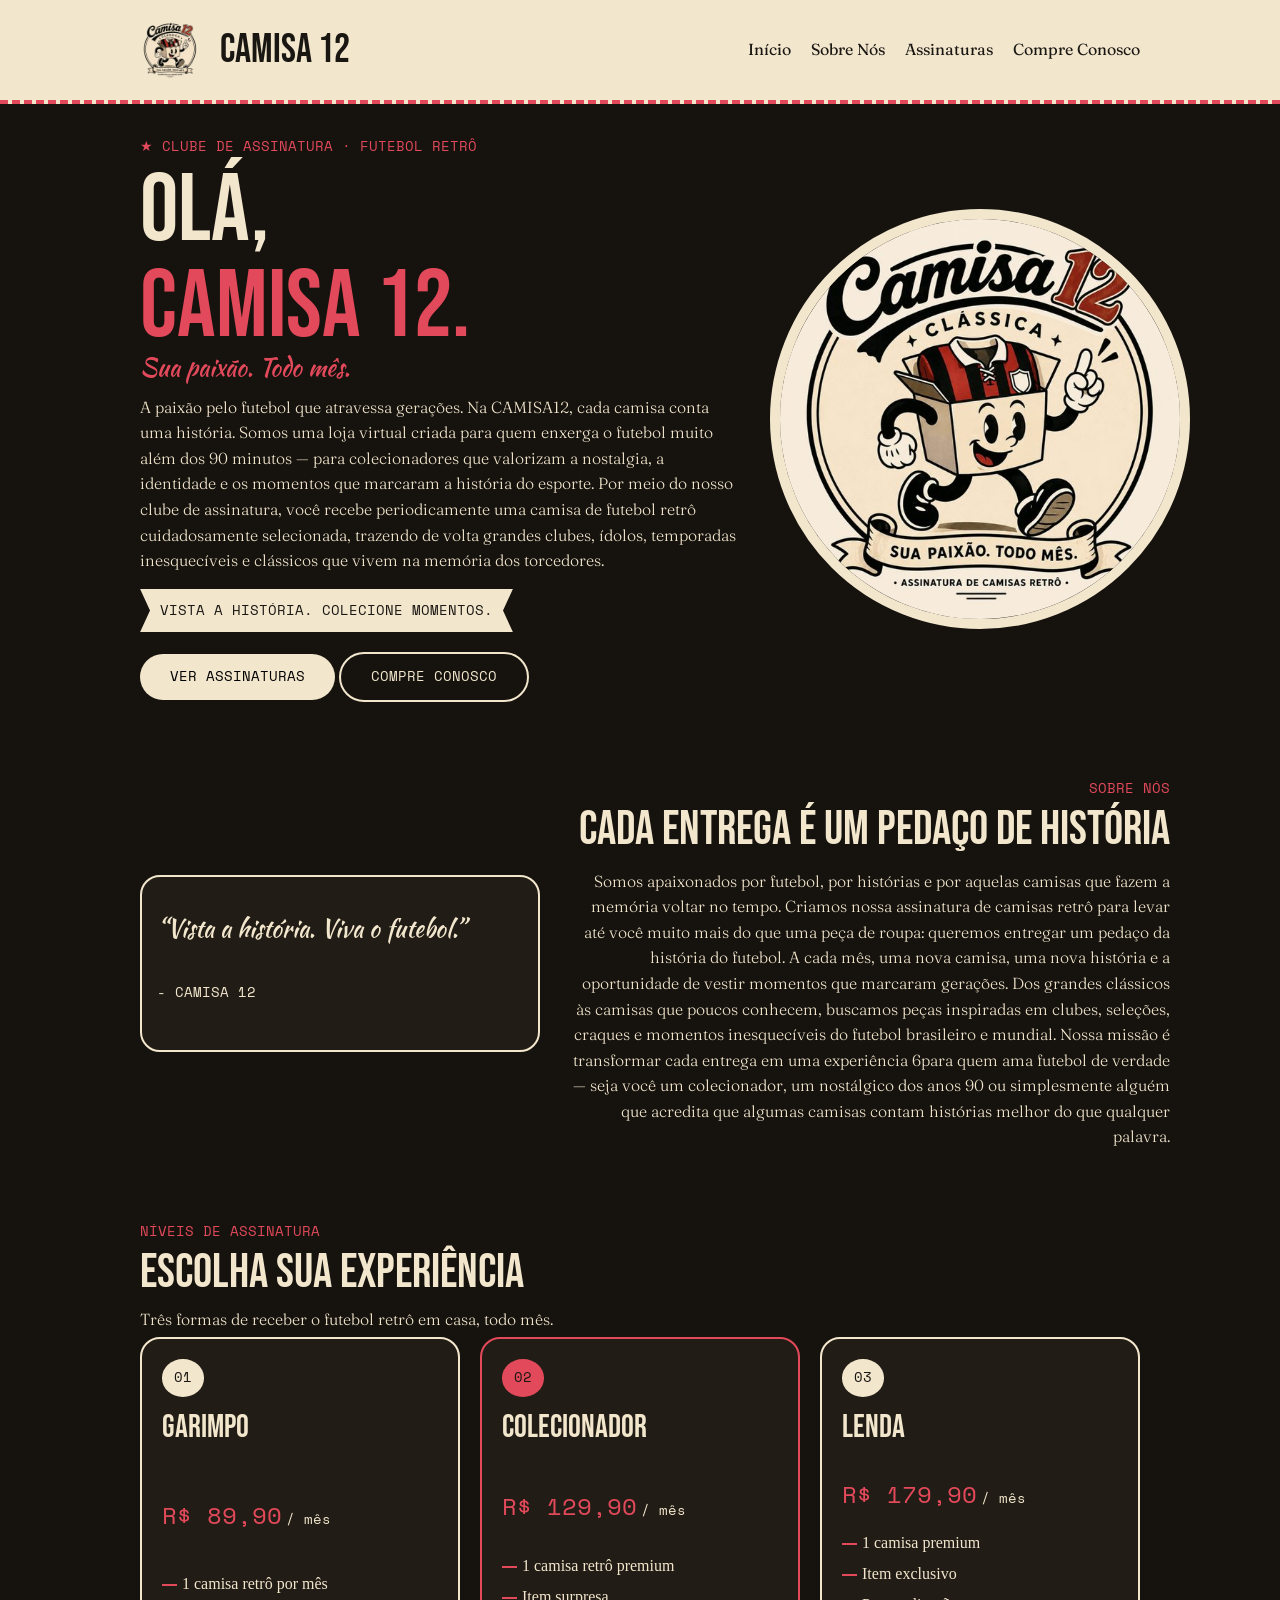
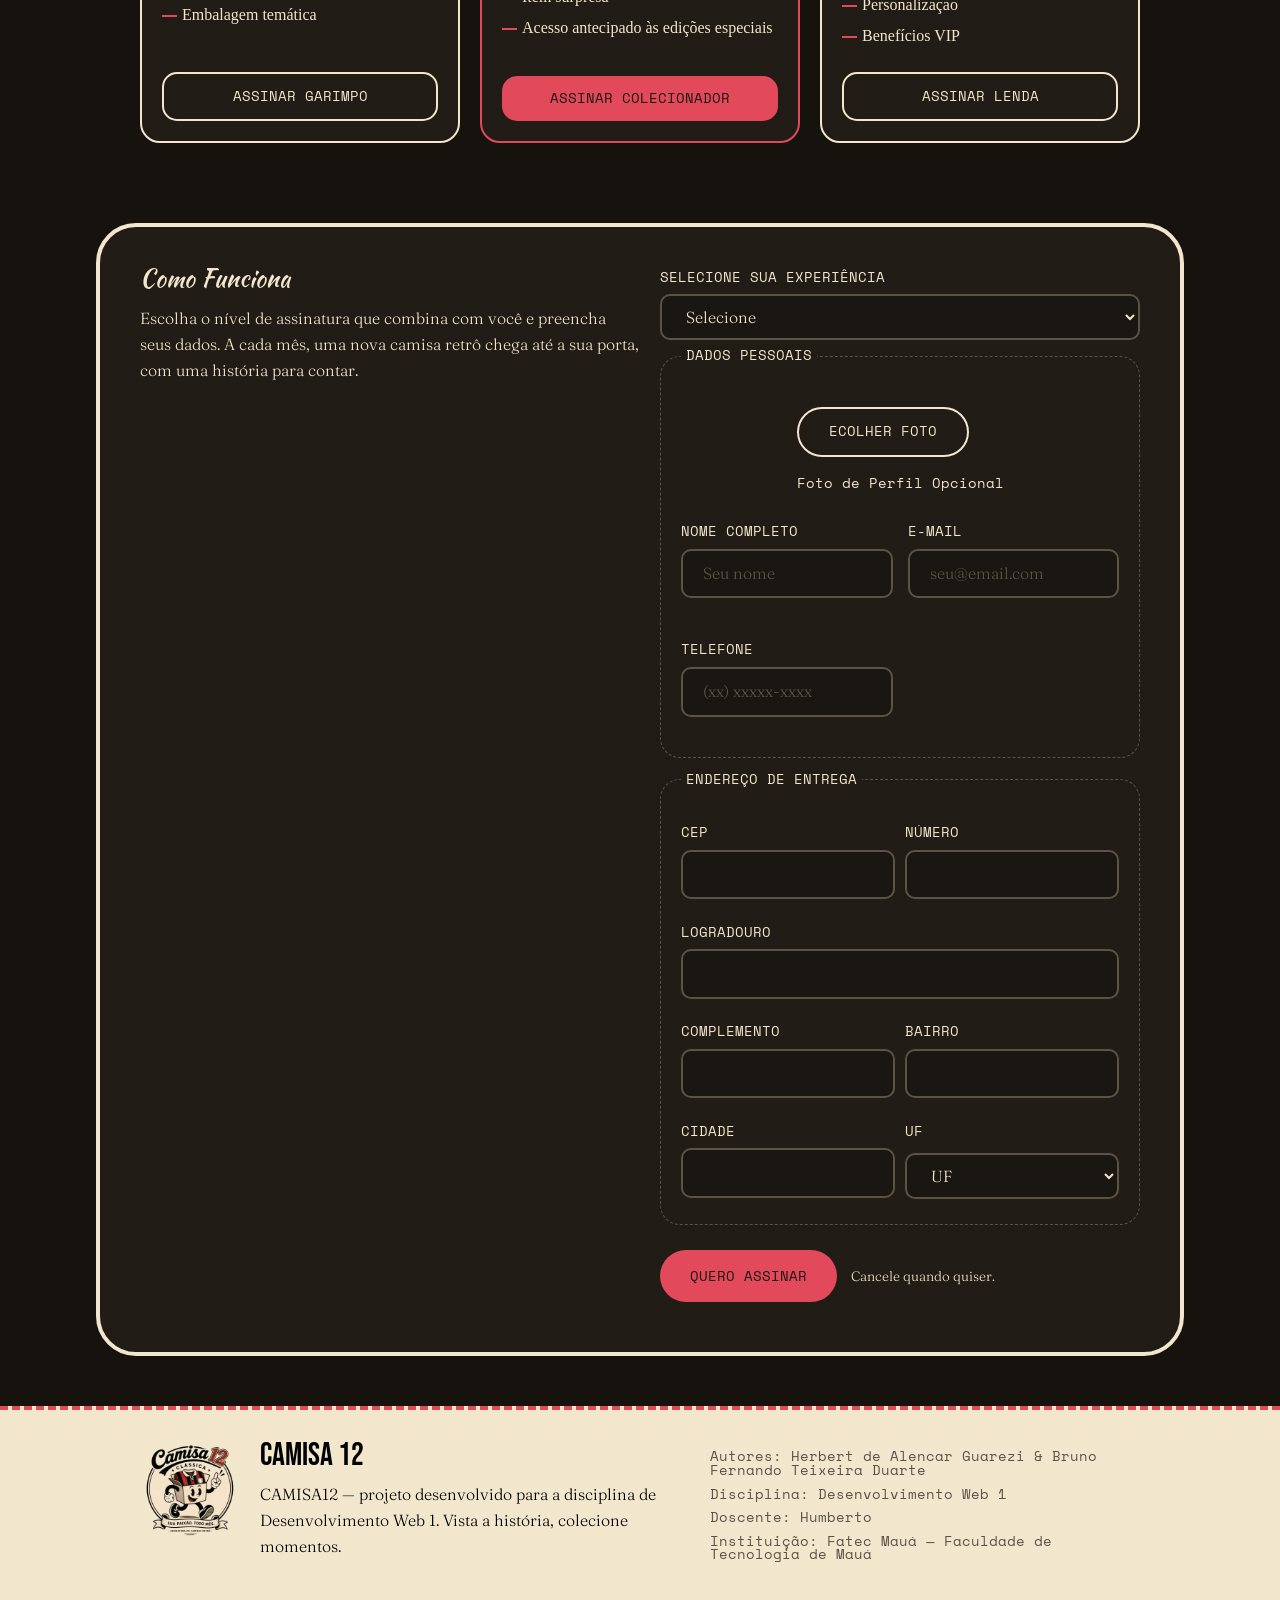
<file: index.html>
<!doctype html>
<html lang="PT-BR">
  <head>
    <meta charset="UTF-8" />
    <meta name="viewport" content="width=device-width, initial-scale=1.0" />
    <title>CAMISA 12</title>
    <link rel="shortcut icon" href="./media/badge_sm.jpg" type="image/x-icon" />
    <link rel="stylesheet" href="./style.css" />
    <link rel="preconnect" href="https://fonts.googleapis.com" />
    <link rel="preconnect" href="https://fonts.gstatic.com" crossorigin />
    <link
      href="https://fonts.googleapis.com/css2?family=Bebas+Neue&family=Fraunces:ital,opsz,wght@0,9..144,100..900;1,9..144,100..900&family=Kaushan+Script&family=Space+Mono:ital,wght@0,400;0,700;1,400;1,700&display=swap"
      rel="stylesheet"
    />
  </head>
  <body>
    <header class="header">
      <nav class="navigation-container">
        <a class="navigation-list" href="./index.html">
          <img
            class="img_logo"
            src="./media/badge_lg.png"
            alt="Logo Camisa 12"
          />
          <h1 class="titulo">CAMISA 12</h1>
        </a>
        <ul class="navigation-list">
          <li><a class="corpo bold" href="#inicio">Início</a></li>
          <li><a class="corpo bold" href="#sobreNos">Sobre Nós</a></li>
          <li><a class="corpo bold" href="#assinaturas">Assinaturas</a></li>
          <li><a class="corpo bold" href="#compre">Compre Conosco</a></li>
        </ul>
      </nav>
    </header>

    <main>
      <section class="main scroll" id="inicio">
        <div class="main-grid container">
          <div>
            <p class="red mono">★ CLUBE DE ASSINATURA · FUTEBOL RETRÔ</p>
            <h1 class="titulo_xl white">Olá,</h1>
            <h1 class="titulo_xl red">CAMISA 12.</h1>
            <h2 class="subTitulo red">Sua paixão. Todo mês.</h2>
            <p class="white corpo">
              A paixão pelo futebol que atravessa gerações. Na CAMISA12, cada
              camisa conta uma história. Somos uma loja virtual criada para quem
              enxerga o futebol muito além dos 90 minutos — para colecionadores
              que valorizam a nostalgia, a identidade e os momentos que marcaram
              a história do esporte. Por meio do nosso clube de assinatura, você
              recebe periodicamente uma camisa de futebol retrô cuidadosamente
              selecionada, trazendo de volta grandes clubes, ídolos, temporadas
              inesquecíveis e clássicos que vivem na memória dos torcedores.
            </p>
            <div class="ribbon mono">VISTA A HISTÓRIA. COLECIONE MOMENTOS.</div>
            <div>
              <a href="#assinaturas" class="btn_light mono slide"
                >VER ASSINATURAS</a
              >
              <a href="#compre" class="btn_dark mono slide">COMPRE CONOSCO</a>
            </div>
          </div>
          <div>
            <img
              class="img_corpo"
              src="./media/badge_lg.jpg"
              alt="Logo Camisa 12"
            />
          </div>
        </div>
      </section>

      <section class="main scroll" id="sobreNos">
        <div class="main-grid-invert container">
          <div class="card slide">
            <h1 class="subTitulo white">“Vista a história. Viva o futebol.”</h1>
            <p class="mono white">- CAMISA 12</p>
          </div>
          <div class="sobre">
            <p class="red mono">SOBRE NÓS</p>
            <h1 class="titulo_l white" style="text-align: end">
              CADA ENTREGA É UM PEDAÇO DE HISTÓRIA
            </h1>
            <p class="white corpo" style="text-align: end">
              Somos apaixonados por futebol, por histórias e por aquelas camisas
              que fazem a memória voltar no tempo. Criamos nossa assinatura de
              camisas retrô para levar até você muito mais do que uma peça de
              roupa: queremos entregar um pedaço da história do futebol. A cada
              mês, uma nova camisa, uma nova história e a oportunidade de vestir
              momentos que marcaram gerações. Dos grandes clássicos às camisas
              que poucos conhecem, buscamos peças inspiradas em clubes,
              seleções, craques e momentos inesquecíveis do futebol brasileiro e
              mundial. Nossa missão é transformar cada entrega em uma
              experiência 6para quem ama futebol de verdade — seja você um
              colecionador, um nostálgico dos anos 90 ou simplesmente alguém que
              acredita que algumas camisas contam histórias melhor do que
              qualquer palavra.
            </p>
          </div>
        </div>
      </section>

      <section class="main scroll" id="assinaturas">
        <div class="container">
          <p class="red mono">NÍVEIS DE ASSINATURA</p>
          <h1 class="titulo_l white">ESCOLHA SUA EXPERIÊNCIA</h1>
          <p class="corpo white">
            Três formas de receber o futebol retrô em casa, todo mês.
          </p>
          <div class="grid-assinatura">
            <div class="card-assinatura slide">
              <span>
                <p class="white card-numero mono">01</p>
                <h2 class="titulo_m white">GARIMPO</h2>
              </span>
              <span>
                <p class="mono red price">R$ 89,90</p>
                <p class="mono white month">/ mês</p>
              </span>
              <span>
                <ul class="assinatura-lista">
                  <li class="">1 camisa retrô por mês</li>
                  <li>Embalagem temática</li>
                </ul>
              </span>
              <a href="#compre" class="btn_dark mono max slide" id="assinarGarimpo">ASSINAR GARIMPO</a>
            </div>

            <div class="card-assinatura-red slide">
              <span>
                <p class="white card-numero-red mono">02</p>
                <h2 class="titulo_m white">COLECIONADOR</h2>
              </span>
              <span>
                <p class="mono red price">R$ 129,90</p>
                <p class="mono white month">/ mês</p>
              </span>
              <span>
                <ul class="assinatura-lista">
                  <li>1 camisa retrô premium</li>
                  <li>Item surpresa</li>
                  <li>Acesso antecipado às edições especiais</li>
                </ul>
              </span>
              <a href="#compre" class="btn_red mono max slide" id="assinarColecionador">ASSINAR COLECIONADOR</a>
            </div>
            <div class="card-assinatura slide">
              <span>
                <p class="white card-numero mono">03</p>
                <h2 class="titulo_m white">LENDA</h2>
              </span>
              <span>
                <p class="mono red price">R$ 179,90</p>
                <p class="mono white month">/ mês</p>
              </span>
              <span>
                <ul class="assinatura-lista">
                  <li>1 camisa premium</li>
                  <li>Item exclusivo</li>
                  <li>Personalização</li>
                  <li>Benefícios VIP</li>
                </ul>
              </span>
              <a href="#compre" class="btn_dark mono white max slide" id="assinarLenda"
                >ASSINAR LENDA</a
              >
            </div>
          </div>
        </div>
      </section>

      <section class="main scroll" id="compre">
        <div class="form-grid container">
          <div>
            <h2 class="subTitulo white">Como Funciona</h2>
            <p class="corpo white">
              Escolha o nível de assinatura que combina com você e preencha seus
              dados. A cada mês, uma nova camisa retrô chega até a sua porta,
              com uma história para contar.
            </p>
          </div>
          <div>
            <form>
              <label for="experiencia" class="mono white corpo"
                >SELECIONE SUA EXPERIÊNCIA</label
              >
              <select name="experiencia" id="experiencia" class="select corpo">
                <option value="">Selecione</option>
                <option value="garimpo">Garimpo - R$ 89,90/mês</option>
                <option value="colecionador">
                  Colecionador - R$ 129,90/mês
                </option>
                <option value="lenda">Lenda - 179,90/mês</option>
              </select>

              <fieldset class="dados-pessoais">
                <legend class="corpo mono white">DADOS PESSOAIS</legend>
                <div class="foto">
                  <input
                    type="file"
                    name="foto"
                    id="foto"
                    style="display: none"
                    hidden
                  />
                  <label for="foto" class="btn_dark mono white" d
                    >ECOLHER FOTO</label
                  >
                  <p class="mono white">Foto de Perfil Opcional</p>
                </div>

                <div class="nome">
                  <label for="nome" class="mono white block"
                    >NOME COMPLETO</label
                  >
                  <input
                    type="text"
                    name="nome"
                    placeholder="Seu nome"
                    required
                    class="input corpo"
                  />
                </div>
                <div class="email">
                  <label for="email" class="mono white block">E-MAIL</label>
                  <input
                    type="email"
                    name="email"
                    placeholder="seu@email.com"
                    required
                    class="input corpo"
                  />
                </div>

                <div class="telefone">
                  <label for="telefone" class="mono white block"
                    >TELEFONE</label
                  >
                  <input
                    type="text"
                    name="telefone"
                    placeholder="(xx) xxxxx-xxxx"
                    class="input corpo"
                  />
                </div>
              </fieldset>

              <fieldset>
                <legend class="mono white">ENDEREÇO DE ENTREGA</legend>
                <div class="dados-entrega">
                  <div class="cep">
                    <label for="cep" class="mono white block">CEP</label>
                    <input
                      type="text"
                      name="cep"
                      id="cep"
                      class="input corpo"
                    />
                  </div>
                  <div class="numero">
                    <label for="numero" class="mono white block">NÚMERO</label>
                    <input
                      type="number"
                      name="numero"
                      id="numero"
                      class="input corpo"
                      min="0"
                    />
                  </div>
                  <div class="rua">
                    <label for="rua" class="mono white block">LOGRADOURO</label>
                    <input
                      type="text"
                      name="rua"
                      id="rua"
                      class="input corpo"
                    />
                  </div>
                  <div class="complemento">
                    <label for="complemento" class="mono white block"
                      >COMPLEMENTO</label
                    >
                    <input
                      type="text"
                      name="complemento"
                      id="complemento"
                      class="input corpo"
                    />
                  </div>
                  <div class="bairro">
                    <label for="bairro" class="mono white block">BAIRRO</label>
                    <input
                      type="text"
                      name="bairro"
                      id="bairro"
                      class="input corpo"
                    />
                  </div>
                  <div class="cidade">
                    <label for="cidade" class="mono white block">CIDADE</label>
                    <input
                      type="text"
                      name="cidade"
                      id="cidade"
                      class="input corpo"
                    />
                  </div>
                  <div class="uf">
                    <label for="uf" class="mono white block">UF</label>
                    <select name="uf" id="uf" class="select corpo">
                      <option value="">UF</option>
                      <option value="AC">AC</option>
                      <option value="AL">AL</option>
                      <option value="AP">AP</option>
                      <option value="AM">AM</option>
                      <option value="BA">BA</option>
                      <option value="CE">CE</option>
                      <option value="DF">DF</option>
                      <option value="ES">ES</option>
                      <option value="GO">GO</option>
                      <option value="MA">MA</option>
                      <option value="MT">MT</option>
                      <option value="MS">MS</option>
                      <option value="MG">MG</option>
                      <option value="PA">PA</option>
                      <option value="PB">PB</option>
                      <option value="PR">PR</option>
                      <option value="PE">PE</option>
                      <option value="PI">PI</option>
                      <option value="RJ">RJ</option>
                      <option value="RN">RN</option>
                      <option value="RS">RS</option>
                      <option value="RO">RO</option>
                      <option value="RR">RR</option>
                      <option value="SC">SC</option>
                      <option value="SP">SP</option>
                      <option value="SE">SE</option>
                      <option value="TO">TO</option>
                    </select>
                  </div>
                </div>
              </fieldset>
              <button class="btn_red slide mono">QUERO ASSINAR</button>
              <span
                class="corpo white"
                style="font-size: 0.85rem; margin-left: 10px"
                >Cancele quando quiser.</span
              >
            </form>
          </div>
        </div>
      </section>
    </main>
    <footer class="footer">
      <div class="container footer-grid">
        <div>
          <img src="./media/badge_lg.png" alt="Logo Camisa 12" />
        </div>
        <div>
          <h2 class="titulo_m">CAMISA 12</h2>
          <p class="corpo">
            CAMISA12 — projeto desenvolvido para a disciplina de Desenvolvimento
            Web 1. Vista a história, colecione momentos.
          </p>
        </div>
        <div>
          <p class="mono small">
            Autores: Herbert de Alencar Guarezi & Bruno Fernando Teixeira Duarte
          </p>
          <p class="mono small">Disciplina: Desenvolvimento Web 1</p>
          <p class="mono small">Doscente: Humberto</p>
          <p class="mono small">Instituição: Fatec Mauá — Faculdade de Tecnologia de Mauá</p>
        </div>
      </div>
    </footer>

    <script src="./script.js"></script>
  </body>
</html>
</file>
<file: style.css>
/* http://meyerweb.com/eric/tools/css/reset/ 
   v2.0 | 20110126
   License: none (public domain)
*/
/* Reset CSS*/
html,
p,
body,
div,
span,
applet,
object,
iframe,
h1,
h2,
h3,
h4,
h5,
h6,
blockquote,
pre,
a,
abbr,
acronym,
address,
big,
cite,
code,
del,
dfn,
em,
img,
ins,
kbd,
q,
s,
samp,
small,
strike,
strong,
sub,
sup,
tt,
var,
b,
u,
i,
center,
dl,
dt,
dd,
ol,
ul,
li,
fieldset,
form,
label,
legend,
table,
caption,
tbody,
tfoot,
thead,
tr,
th,
td,
article,
aside,
canvas,
details,
embed,
figure,
figcaption,
footer,
header,
hgroup,
menu,
nav,
output,
ruby,
section,
summary,
time,
mark,
audio,
video {
  margin: 0;
  padding: 0;
  border: 0;
  font-size: 100%;
  font: inherit;
  vertical-align: baseline;
}
/* HTML5 display-role reset for older browsers */
article,
aside,
details,
figcaption,
figure,
footer,
header,
hgroup,
menu,
nav,
section {
  display: block;
}
body {
  line-height: 1;
}
ol,
ul {
  list-style: none;
}
blockquote,
q {
  quotes: none;
}
blockquote:before,
blockquote:after,
q:before,
q:after {
  content: "";
  content: none;
}
table {
  border-collapse: collapse;
  border-spacing: 0;
}
a {
  text-decoration: none;
  color: inherit;
}

.img_logo {
  max-height: 100%;
  display: inline-block;
  object-fit: contain;
}

img {
  max-width: 100%;
  display: inline-block;
  object-fit: contain;
}

html {
  scroll-behavior: smooth;
}

/* Estilo do Header */

body {
  padding-top: 100px;
}

.scroll {
  scroll-margin-top: 70px;
}

.header {
  background-color: #f2e6cd;
  color: #1a1712;
  position: fixed;
  top: 0px;
  width: 100%;
  z-index: 100;
  border-bottom: dashed #e2495a 4px;
}

.navigation-container {
  max-width: 1000px;
  height: 60px;
  margin: 0 auto;
  padding: 20px 10px;
  display: flex;
  flex-direction: row;
  justify-content: space-between;
  align-items: center;
}

.navigation-list {
  height: 100%;
  display: flex;
  flex-direction: row;
  gap: 20px;
  align-items: center;
}

.navigation-img {
  height: 100%;
}

.titulo {
  font-family: "Bebas Neue";
  font-size: 2.5rem;
}

.navigation-list li a {
  position: relative;
}

.navigation-list li a::before {
  content: "";
  position: absolute;
  bottom: -3px;
  height: 2px;
  width: 0px;
  background-color: #e2495a;
  transition: width 0.2s ease;
}

.navigation-list li a:hover::before {
  width: 100%;
}

.main {
  background-color: #16130f;
  padding: 10px 10px;
}

.container {
  max-width: 1000px;
  margin: 0 auto;
  padding: 20px 10px;
}

.main-grid {
  display: grid;
  grid-template-columns: 60% 40%;
  align-items: center;
  justify-content: space-between;
  gap: 30px;
}

.main-grid-invert {
  display: grid;
  grid-template-columns: 40% 60%;
  align-items: center;
  justify-content: space-between;
  gap: 30px;
}

.white {
  color: #f2e6cd;
}

.red {
  color: #e2495a;
}

.titulo_xl {
  font-family: "Bebas Neue";
  font-size: 6rem;
}
.titulo_l {
  font-family: "Bebas Neue";
  font-size: 3rem;
  margin-bottom: 10px;
}

.titulo_m {
  font-family: "Bebas Neue";
  font-size: 2rem;
  margin-bottom: 10px;
}

.corpo {
  font-family: "Fraunces", "Times New Roman", Times, serif;
  font-size: 1rem;
  font-weight: 400;
  line-height: 1.6;
  margin: 5px 0px;
  font-weight: 300;
}

.mono {
  font-family: "Space Mono", "Courier New", Courier, monospace;
  font-size: 0.85rem;
  margin: 10px 0px;
}

.subTitulo {
  font-family: "Kaushan Script", "Courier New", Courier, monospace;
  font-size: 1.5rem;
  margin-bottom: 15px;
}

.img_corpo {
  border-radius: 50%;
  border: solid #f2e6cd 10px;
}

.ribbon {
  display: inline-block;
  padding: 15px 20px;
  background: #f2e6cd;
  color: #1a1712;
  clip-path: polygon(
    0 0,
    100% 0,
    calc(100% - 10px) 50%,
    100% 100%,
    0 100%,
    10px 50%
  );
  margin-bottom: 10px;
}

.btn_light {
  display: inline-block;
  margin-top: 10px;
  background-color: #f2e6cd;
  padding: 16px 30px;
  border-radius: 26px;
  transition: transform 0.3s ease;
  text-align: center;
}

.btn_light:hover {
  background-color: #e2495a;
  transform: scale(1.02);
}

.btn_red {
  display: inline-block;
  margin-top: 10px;
  background-color: #e2495a;
  padding: 16px 30px;
  border-radius: 26px;
  transition: transform 0.3s ease;
  text-align: center;
  color: #1a1712;
  border: none;
}

.btn_red:hover {
  background-color: #f2e6cd;
  transform: scale(1.02);
}

.btn_dark {
  display: inline-block;
  margin-top: 10px;
  color: #f2e6cd;
  padding: 16px 30px;
  border-radius: 26px;
  border: #f2e6cd solid 2px;
  transition: transform 0.3s ease;
  text-align: center;
  cursor: pointer;
}

.btn_dark:hover {
  background-color: #f2e6cd;
  color: #1a1712;
  transform: scale(1.02);
}

.slide:hover {
  transform: translateX(-2px) translateY(-1px);
}

.sobre {
  display: flex;
  flex-direction: column;
  align-items: end;
}

.card {
  display: flex;
  flex-direction: column;
  gap: 20px;
  align-content: center;
  padding: 40px 15px;
  border: #f2e6cd solid 2px;
  border-radius: 20px;
  background-color: #211c15;
  transition: transform 0.3s ease;
}

.card:hover {
  background-color: #28221a;
}

.card-assinatura {
  display: flex;
  flex-direction: column;
  justify-content: space-between;
  align-items: start;
  gap: 10px;
  background-color: #211c15;
  padding: 10px 20px;
  border-radius: 20px;
  border: #f2e6cd solid 2px;
  transition: transform 0.2s ease;
}

.card-assinatura-red {
  display: flex;
  flex-direction: column;
  justify-content: space-between;
  align-items: start;
  gap: 30px;
  background-color: #211c15;
  padding: 10px 20px;
  border-radius: 20px;
  border: #e2495a solid 2px;
  transition: transform 0.2s ease;
}

.grid-assinatura {
  display: grid;
  grid-template-columns: repeat(3, 1fr);
  gap: 20px;
}

.card-numero {
  display: inline-block;
  background-color: #f2e6cd;
  border-radius: 100%;
  padding: 12px;
  color: #1a1712;
  margin-bottom: 15px;
}

.card-numero-red {
  display: inline-block;
  background-color: #e2495a;
  border-radius: 100%;
  padding: 12px;
  color: #1a1712;
  margin-bottom: 15px;
}

.max {
  width: 100%;
  box-sizing: border-box;
  border-radius: 15px;
}

.price {
  display: inline-block;
  font-size: 1.5rem;
}

.month {
  display: inline-block;
}

.assinatura-lista {
  text-decoration: none;
  color: #f2e6cd;
  display: flex;
  flex-direction: column;
  gap: 15px;
  margin-left: 20px;
}

.assinatura-lista li {
  position: relative;
}

.assinatura-lista li::before {
  content: "";
  width: 15px;
  height: 2px;
  background-color: #e2495a;
  position: absolute;
  left: -20px;
  top: 50%;
}

fieldset {
  border: #5b5346 dashed 1px;
  padding: 20px;
  border-radius: 20px;
  margin-bottom: 15px;
}

legend {
  padding-left: 5px;
  padding-right: 5px;
}

.form-grid {
  margin-top: 40px;
  margin-bottom: 40px;
  display: grid;
  grid-template-columns: 500px 1fr;
  gap: 20px;
  background-color: #211c15;
  padding: 40px;
  border-radius: 40px;
  border: #f2e6cd 4px solid;
}

.dados-pessoais {
  display: grid;
  grid-template-columns: 1fr 1fr;
  grid-template-rows: 1fr 1fr 1fr;
  gap: 15px;
  justify-items: center;
}

.foto {
  grid-column: 1 /-1;
  display: block;
  cursor: pointer;
}

.block {
  display: block;
}

.input {
  margin-top: 0px;
  display: inline-block;
  background-color: #1a1712;
  color: #f2e6cd;
  box-shadow: none;
  border: #5b5346 solid 2px;
  padding: 10px 20px;
  width: 100%;
  box-sizing: border-box;
  border-radius: 10px;
}

input::placeholder{
  color: #5b5346;
}

.input:focus {
  outline: none;
  border: #e2495a solid 2px;
}

.select {
  display: inline-block;
  background-color: #1a1712;
  color: #f2e6cd;
  box-shadow: none;
  border: #5b5346 solid 2px;
  padding: 10px 20px;
  width: 100%;
  box-sizing: border-box;
  border-radius: 10px;
  cursor: pointer;
}

.dados-entrega {
  display: grid;
  grid-template-columns: 1fr 1fr;
  grid-template-rows: repeat(4, 1fr);
  gap: 10px;
}

.rua {
  grid-column: 1/-1;
}

input[type="number"] {
  -moz-appearance: textfield;
}

input[type="number"]::-webkit-inner-spin-button,
input[type="number"]::-webkit-outer-spin-button {
  -webkit-appearance: none;
  margin: 0;
}

.footer {
  background-color: #f2e6cd;
  padding: 10px 0;
  border-top: dashed #e2495a 4px;
}

.footer-grid {
  display: grid;
  grid-template-columns: 100px 1fr 1fr;
  gap: 20px;
  justify-items: center;
}

.small {
  font-size: 0.85rem;
  color: #5b5346;
}

.bold{
  font-weight: 400;
}
</file>
